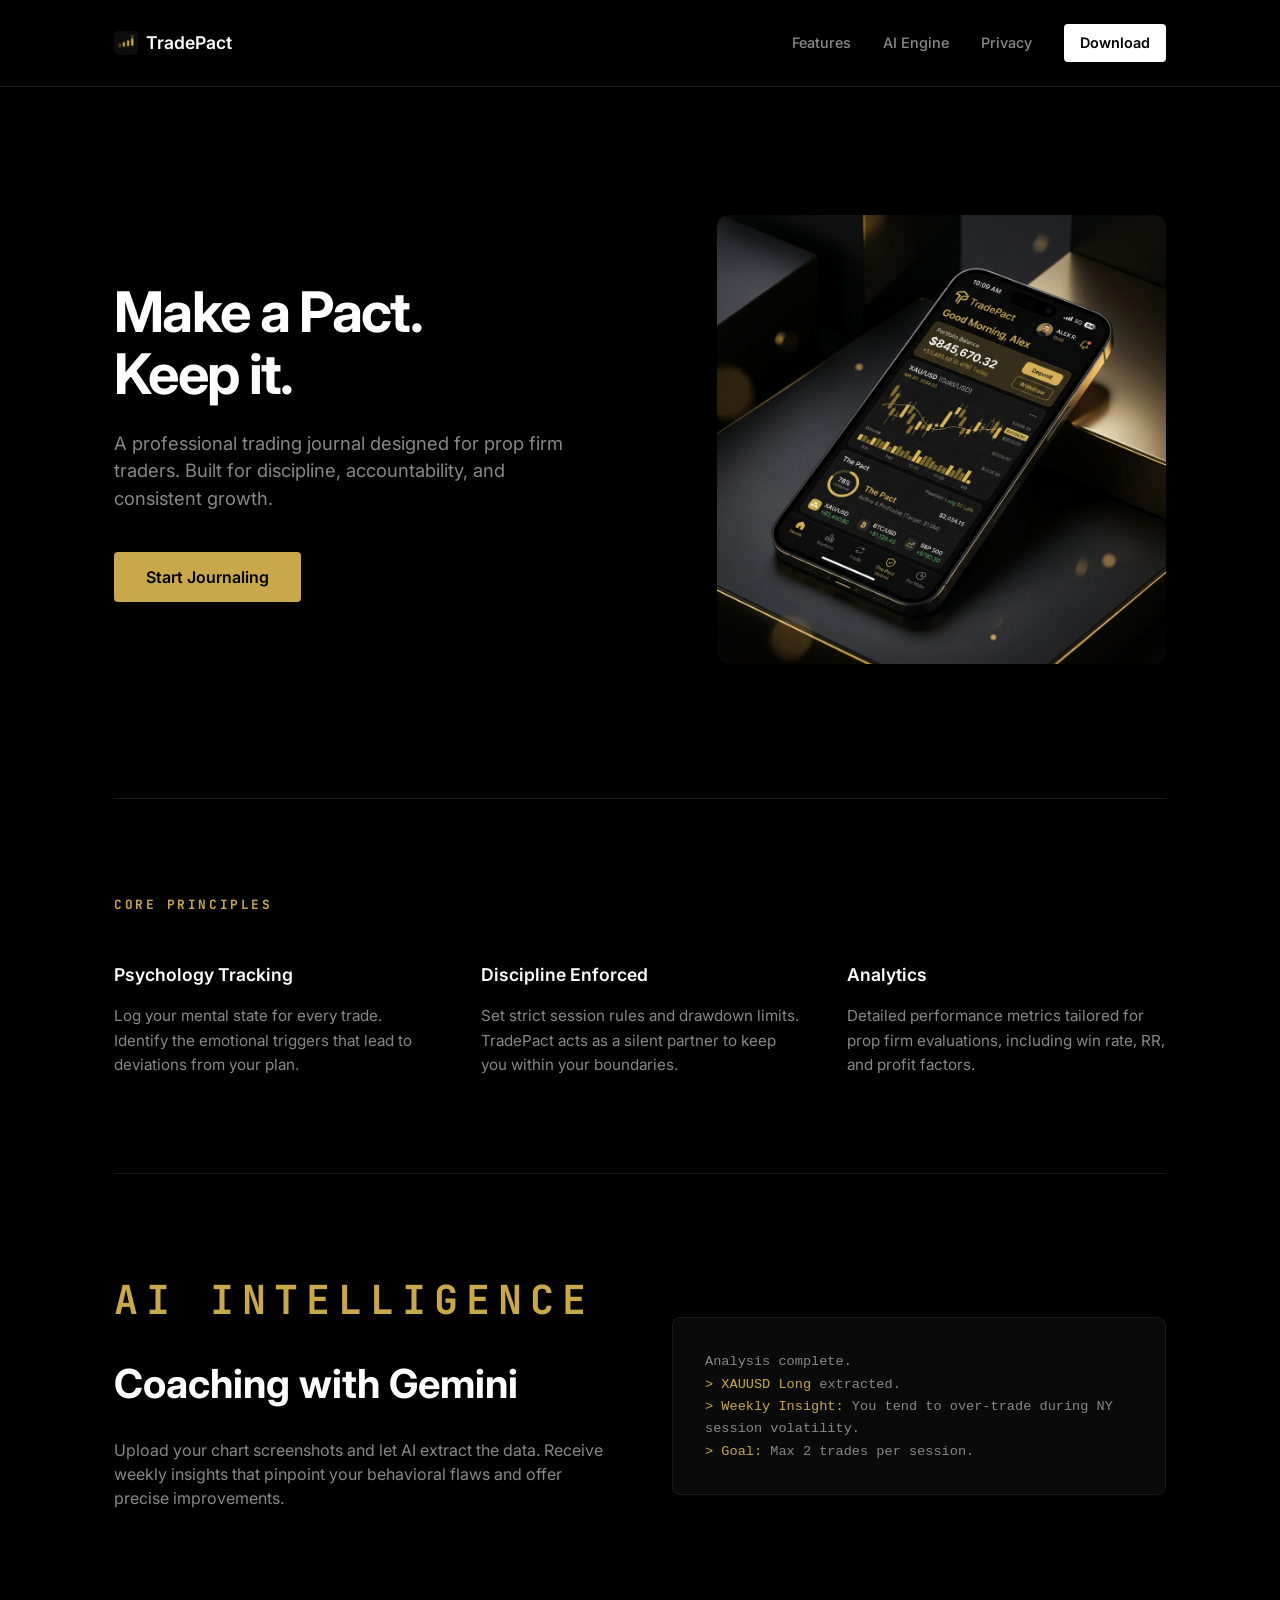
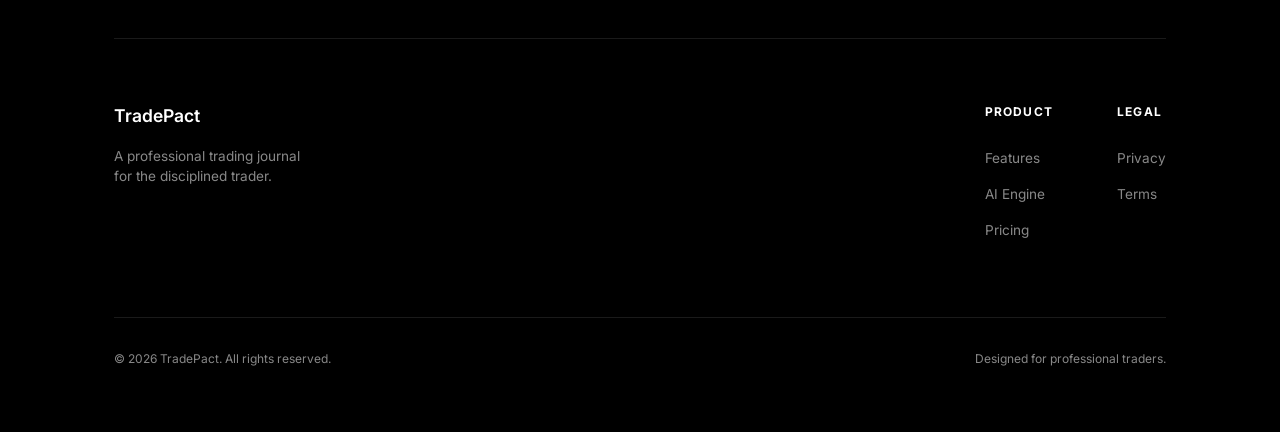
<file: website/index.html>
<!DOCTYPE html>
<html lang="en">

<head>
    <meta charset="UTF-8">
    <meta name="viewport" content="width=device-width, initial-scale=1.0">
    <title>TradePact — Trading Journal for Prop Traders</title>
    <meta name="description" content="A professional trading journal for discipline and consistency.">
    <link rel="stylesheet" href="style.css">
    <link href="https://fonts.googleapis.com/css2?family=Inter:wght@400;500;600;700&family=JetBrains+Mono&display=swap"
        rel="stylesheet">
</head>

<body>
    <nav>
        <div class="container">
            <a href="index.html" class="logo">
                <img src="assets/images/logo.png" alt="TradePact">
                TradePact
            </a>
            <div class="nav-links">
                <a href="#features" class="nav-link">Features</a>
                <a href="#ai" class="nav-link">AI Engine</a>
                <a href="privacy.html" class="nav-link">Privacy</a>
                <a href="#" class="nav-cta">Download</a>
            </div>
        </div>
    </nav>

    <div class="container">
        <section class="hero">
            <div class="hero-content">
                <h1>Make a Pact.<br>Keep it.</h1>
                <p>A professional trading journal designed for prop firm traders. Built for discipline, accountability,
                    and consistent growth.</p>
                <a href="#" class="cta-button">Start Journaling</a>
            </div>
            <div class="hero-image">
                <img src="assets/images/hero.png" alt="TradePact Mobile App">
            </div>
        </section>

        <section id="features" class="section">
            <h2 class="section-title">Core Principles</h2>
            <div class="features-grid">
                <div class="feature-item">
                    <h3>Psychology Tracking</h3>
                    <p>Log your mental state for every trade. Identify the emotional triggers that lead to deviations
                        from your plan.</p>
                </div>
                <div class="feature-item">
                    <h3>Discipline Enforced</h3>
                    <p>Set strict session rules and drawdown limits. TradePact acts as a silent partner to keep you
                        within your boundaries.</p>
                </div>
                <div class="feature-item">
                    <h3>Analytics</h3>
                    <p>Detailed performance metrics tailored for prop firm evaluations, including win rate, RR, and
                        profit factors.</p>
                </div>
            </div>
        </section>

        <section id="ai" class="section">
            <div class="ai-block">
                <div class="ai-info">
                    <h2 class="section-title" style="margin-bottom: 1.5rem;">AI Intelligence</h2>
                    <h2>Coaching with Gemini</h2>
                    <p>Upload your chart screenshots and let AI extract the data. Receive weekly insights that pinpoint
                        your behavioral flaws and offer precise improvements.</p>
                </div>
                <div class="ai-preview">
                    <code>
                        Analysis complete.<br>
                        <span>> XAUUSD Long</span> extracted.<br>
                        <span>> Weekly Insight:</span> You tend to over-trade during NY session volatility.<br>
                        <span>> Goal:</span> Max 2 trades per session.
                    </code>
                </div>
            </div>
        </section>

        <footer>
            <div class="footer-content">
                <div class="footer-brand">
                    <a href="index.html" class="logo">TradePact</a>
                    <p>A professional trading journal for the disciplined trader.</p>
                </div>
                <div class="footer-nav">
                    <div class="footer-group">
                        <h4>Product</h4>
                        <ul>
                            <li><a href="#features">Features</a></li>
                            <li><a href="#ai">AI Engine</a></li>
                            <li><a href="#">Pricing</a></li>
                        </ul>
                    </div>
                    <div class="footer-group">
                        <h4>Legal</h4>
                        <ul>
                            <li><a href="privacy.html">Privacy</a></li>
                            <li><a href="#">Terms</a></li>
                        </ul>
                    </div>
                </div>
            </div>
            <div class="footer-bottom">
                <p>&copy; 2026 TradePact. All rights reserved.</p>
                <p>Designed for professional traders.</p>
            </div>
        </footer>
    </div>
</body>

</html>
</file>
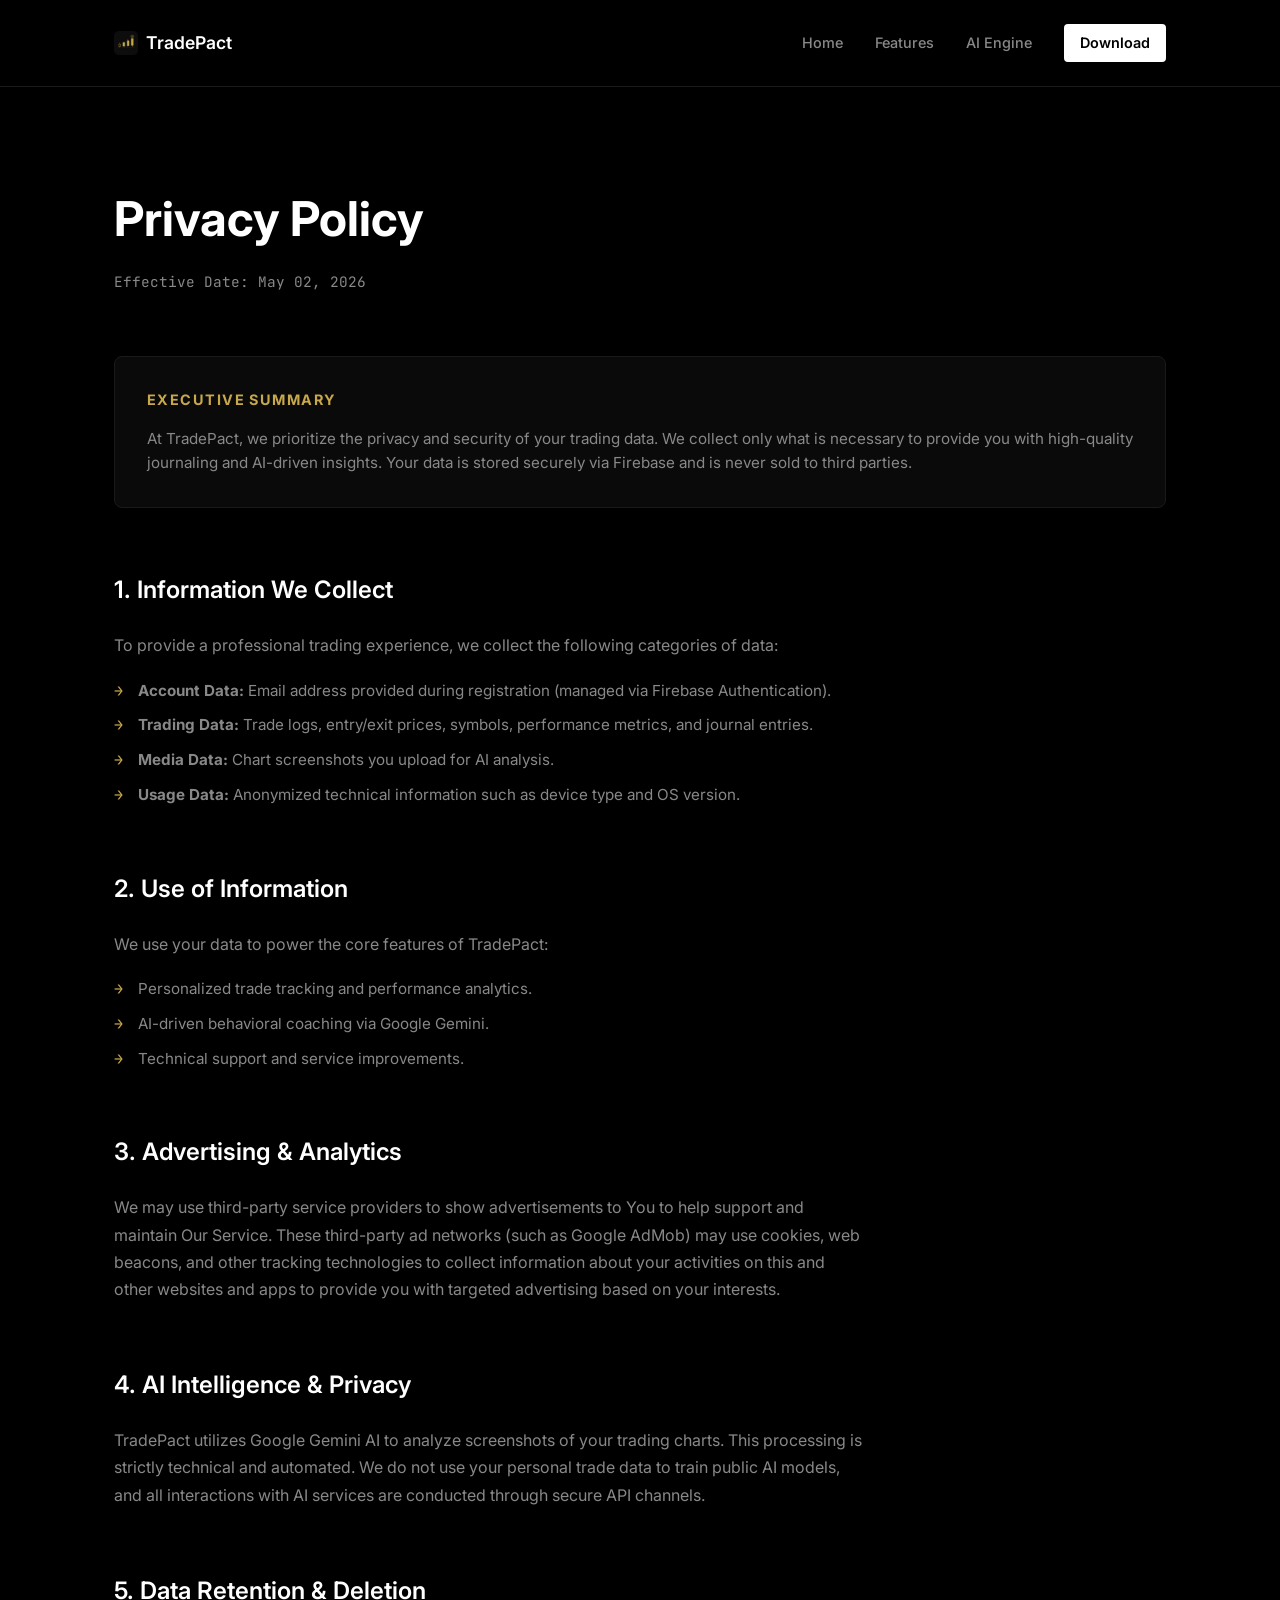
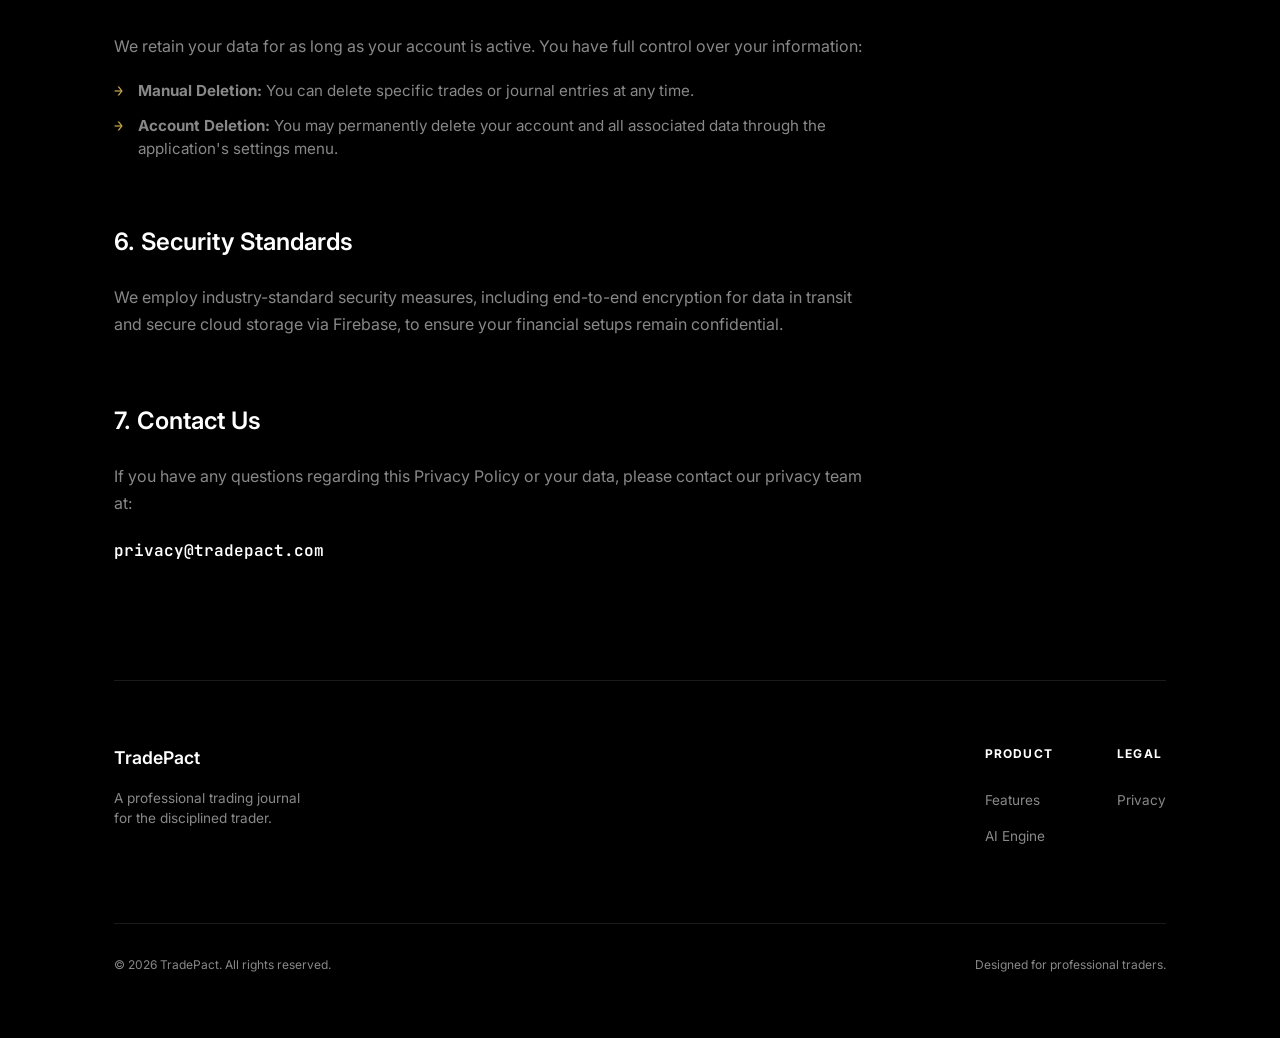
<file: website/privacy.html>
<!DOCTYPE html>
<html lang="en">
<head>
    <meta charset="UTF-8">
    <meta name="viewport" content="width=device-width, initial-scale=1.0">
    <title>Privacy Policy — TradePact</title>
    <link rel="stylesheet" href="style.css">
    <link href="https://fonts.googleapis.com/css2?family=Inter:wght@400;500;600;700&family=JetBrains+Mono&display=swap" rel="stylesheet">
</head>
<body>
    <nav>
        <div class="container">
            <a href="index.html" class="logo">
                <img src="assets/images/logo.png" alt="TradePact">
                TradePact
            </a>
            <div class="nav-links">
                <a href="index.html" class="nav-link">Home</a>
                <a href="index.html#features" class="nav-link">Features</a>
                <a href="index.html#ai" class="nav-link">AI Engine</a>
                <a href="#" class="nav-cta">Download</a>
            </div>
        </div>
    </nav>

    <div class="container">
        <section class="section" style="border: none; padding-top: 6rem;">
            <div class="policy-header">
                <h1>Privacy Policy</h1>
                <p class="policy-meta">Effective Date: May 02, 2026</p>
            </div>

            <div class="summary-box">
                <h3>Executive Summary</h3>
                <p>At TradePact, we prioritize the privacy and security of your trading data. We collect only what is necessary to provide you with high-quality journaling and AI-driven insights. Your data is stored securely via Firebase and is never sold to third parties.</p>
            </div>

            <div class="policy-content">
                <div class="policy-section">
                    <h2>1. Information We Collect</h2>
                    <p>To provide a professional trading experience, we collect the following categories of data:</p>
                    <ul class="legal-list">
                        <li><strong>Account Data:</strong> Email address provided during registration (managed via Firebase Authentication).</li>
                        <li><strong>Trading Data:</strong> Trade logs, entry/exit prices, symbols, performance metrics, and journal entries.</li>
                        <li><strong>Media Data:</strong> Chart screenshots you upload for AI analysis.</li>
                        <li><strong>Usage Data:</strong> Anonymized technical information such as device type and OS version.</li>
                    </ul>
                </div>

                <div class="policy-section">
                    <h2>2. Use of Information</h2>
                    <p>We use your data to power the core features of TradePact:</p>
                    <ul class="legal-list">
                        <li>Personalized trade tracking and performance analytics.</li>
                        <li>AI-driven behavioral coaching via Google Gemini.</li>
                        <li>Technical support and service improvements.</li>
                    </ul>
                </div>

                <div class="policy-section">
                    <h2>3. Advertising & Analytics</h2>
                    <p>We may use third-party service providers to show advertisements to You to help support and maintain Our Service. These third-party ad networks (such as Google AdMob) may use cookies, web beacons, and other tracking technologies to collect information about your activities on this and other websites and apps to provide you with targeted advertising based on your interests.</p>
                </div>

                <div class="policy-section">
                    <h2>4. AI Intelligence & Privacy</h2>
                    <p>TradePact utilizes Google Gemini AI to analyze screenshots of your trading charts. This processing is strictly technical and automated. We do not use your personal trade data to train public AI models, and all interactions with AI services are conducted through secure API channels.</p>
                </div>

                <div class="policy-section">
                    <h2>5. Data Retention & Deletion</h2>
                    <p>We retain your data for as long as your account is active. You have full control over your information:</p>
                    <ul class="legal-list">
                        <li><strong>Manual Deletion:</strong> You can delete specific trades or journal entries at any time.</li>
                        <li><strong>Account Deletion:</strong> You may permanently delete your account and all associated data through the application's settings menu.</li>
                    </ul>
                </div>

                <div class="policy-section">
                    <h2>6. Security Standards</h2>
                    <p>We employ industry-standard security measures, including end-to-end encryption for data in transit and secure cloud storage via Firebase, to ensure your financial setups remain confidential.</p>
                </div>

                <div class="policy-section" style="margin-bottom: 0;">
                    <h2>7. Contact Us</h2>
                    <p>If you have any questions regarding this Privacy Policy or your data, please contact our privacy team at:</p>
                    <p style="color: var(--text-primary); font-family: var(--font-mono); font-weight: 600;">privacy@tradepact.com</p>
                </div>
            </div>
        </section>

        <footer>
            <div class="footer-content">
                <div class="footer-brand">
                    <a href="index.html" class="logo">TradePact</a>
                    <p>A professional trading journal for the disciplined trader.</p>
                </div>
                <div class="footer-nav">
                    <div class="footer-group">
                        <h4>Product</h4>
                        <ul>
                            <li><a href="index.html#features">Features</a></li>
                            <li><a href="index.html#ai">AI Engine</a></li>
                        </ul>
                    </div>
                    <div class="footer-group">
                        <h4>Legal</h4>
                        <ul>
                            <li><a href="privacy.html">Privacy</a></li>
                        </ul>
                    </div>
                </div>
            </div>
            <div class="footer-bottom">
                <p>&copy; 2026 TradePact. All rights reserved.</p>
                <p>Designed for professional traders.</p>
            </div>
        </footer>
    </div>
</body>
</html>
</file>
<file: website/style.css>
:root {
    --bg-color: #000000;
    --text-primary: #ffffff;
    --text-secondary: #888888;
    --accent-color: #C9A84C;
    --border-color: #1a1a1a;
    --surface-color: #0a0a0a;
    --font-main: 'Inter', system-ui, -apple-system, sans-serif;
    --font-mono: 'JetBrains Mono', monospace;
    --transition: all 0.2s ease;
}

* {
    margin: 0;
    padding: 0;
    box-sizing: border-box;
}

body {
    background-color: var(--bg-color);
    color: var(--text-primary);
    font-family: var(--font-main);
    line-height: 1.5;
    -webkit-font-smoothing: antialiased;
}

.container {
    max-width: 1100px;
    margin: 0 auto;
    padding: 0 1.5rem;
}

/* --- Navbar --- */
nav {
    padding: 1.5rem 0;
    border-bottom: 1px solid var(--border-color);
}

nav .container {
    display: flex;
    justify-content: space-between;
    align-items: center;
}

.logo {
    display: flex;
    align-items: center;
    gap: 0.5rem;
    font-weight: 600;
    font-size: 1.1rem;
    text-decoration: none;
    color: var(--text-primary);
}

.logo img {
    height: 24px;
}

.nav-links {
    display: flex;
    gap: 2rem;
    align-items: center;
}

.nav-link {
    text-decoration: none;
    color: var(--text-secondary);
    font-size: 0.9rem;
    font-weight: 500;
    transition: var(--transition);
}

.nav-link:hover {
    color: var(--text-primary);
}

.nav-cta {
    text-decoration: none;
    color: var(--bg-color);
    background: var(--text-primary);
    padding: 0.5rem 1rem;
    border-radius: 4px;
    font-size: 0.9rem;
    font-weight: 600;
    transition: var(--transition);
}

.nav-cta:hover {
    background: #e5e5e5;
}

/* --- Hero --- */
.hero {
    padding: 8rem 0;
    display: grid;
    grid-template-columns: 1.2fr 1fr;
    gap: 4rem;
    align-items: center;
}

.hero-content h1 {
    font-size: 3.5rem;
    font-weight: 700;
    letter-spacing: -0.03em;
    line-height: 1.1;
    margin-bottom: 1.5rem;
}

.hero-content p {
    color: var(--text-secondary);
    font-size: 1.15rem;
    margin-bottom: 2.5rem;
    max-width: 480px;
}

.cta-button {
    text-decoration: none;
    color: var(--bg-color);
    background: var(--accent-color);
    padding: 0.8rem 2rem;
    border-radius: 4px;
    font-weight: 600;
    display: inline-block;
    transition: var(--transition);
}

.cta-button:hover {
    filter: brightness(1.1);
}

.hero-image img {
    width: 100%;
    border-radius: 12px;
}

/* --- Features --- */
.section {
    padding: 6rem 0;
    border-top: 1px solid var(--border-color);
}

.section-title {
    font-size: 0.8rem;
    text-transform: uppercase;
    letter-spacing: 0.2em;
    color: var(--accent-color);
    margin-bottom: 3rem;
    font-family: var(--font-mono);
}

.features-grid {
    display: grid;
    grid-template-columns: repeat(3, 1fr);
    gap: 3rem;
}

.feature-item h3 {
    font-size: 1.1rem;
    margin-bottom: 1rem;
    font-weight: 600;
}

.feature-item p {
    color: var(--text-secondary);
    font-size: 0.95rem;
    line-height: 1.6;
}

/* --- AI Section --- */
.ai-block {
    display: grid;
    grid-template-columns: 1fr 1fr;
    gap: 4rem;
    align-items: center;
}

.ai-block h2 {
    font-size: 2.5rem;
    margin-bottom: 1.5rem;
}

.ai-block p {
    color: var(--text-secondary);
    margin-bottom: 2rem;
}

.ai-preview {
    background: var(--surface-color);
    padding: 2rem;
    border: 1px solid var(--border-color);
    border-radius: 8px;
    font-family: var(--font-mono);
    font-size: 0.85rem;
    color: var(--text-secondary);
}

.ai-preview span {
    color: var(--accent-color);
}

/* --- Legal/Policy Pages --- */
.policy-header {
    margin-bottom: 4rem;
}

.policy-header h1 {
    font-size: 3rem;
    font-weight: 700;
    margin-bottom: 1rem;
}

.policy-meta {
    color: var(--text-secondary);
    font-size: 0.9rem;
    font-family: var(--font-mono);
}

.summary-box {
    background: var(--surface-color);
    border: 1px solid var(--border-color);
    padding: 2rem;
    border-radius: 8px;
    margin-bottom: 4rem;
}

.summary-box h3 {
    font-size: 0.9rem;
    text-transform: uppercase;
    letter-spacing: 0.1em;
    margin-bottom: 1rem;
    color: var(--accent-color);
}

.summary-box p {
    font-size: 0.95rem;
    color: var(--text-secondary);
    line-height: 1.6;
}

.policy-content {
    max-width: 750px;
}

.policy-section {
    margin-bottom: 4rem;
}

.policy-section h2 {
    font-size: 1.5rem;
    font-weight: 600;
    margin-bottom: 1.5rem;
    color: var(--text-primary);
}

.policy-section p {
    color: var(--text-secondary);
    font-size: 1rem;
    line-height: 1.7;
    margin-bottom: 1.25rem;
}

.legal-list {
    list-style: none;
    margin-bottom: 1.5rem;
}

.legal-list li {
    position: relative;
    padding-left: 1.5rem;
    margin-bottom: 0.75rem;
    color: var(--text-secondary);
    font-size: 0.95rem;
}

.legal-list li::before {
    content: '→';
    position: absolute;
    left: 0;
    color: var(--accent-color);
    font-family: var(--font-mono);
}

/* --- Footer --- */
footer {
    padding: 4rem 0;
    border-top: 1px solid var(--border-color);
}

.footer-content {
    display: flex;
    justify-content: space-between;
    align-items: flex-start;
}

.footer-brand p {
    font-size: 0.85rem;
    color: var(--text-secondary);
    margin-top: 1rem;
    max-width: 200px;
}

.footer-nav {
    display: flex;
    gap: 4rem;
}

.footer-group h4 {
    font-size: 0.75rem;
    text-transform: uppercase;
    letter-spacing: 0.1em;
    margin-bottom: 1.5rem;
    color: var(--text-primary);
}

.footer-group ul {
    list-style: none;
}

.footer-group li {
    margin-bottom: 0.75rem;
}

.footer-group a {
    text-decoration: none;
    color: var(--text-secondary);
    font-size: 0.85rem;
    transition: var(--transition);
}

.footer-group a:hover {
    color: var(--text-primary);
}

.footer-bottom {
    margin-top: 4rem;
    padding-top: 2rem;
    border-top: 1px solid var(--border-color);
    display: flex;
    justify-content: space-between;
    font-size: 0.75rem;
    color: var(--text-secondary);
}

@media (max-width: 900px) {
    .hero, .features-grid, .ai-block, .footer-content {
        grid-template-columns: 1fr;
        gap: 3rem;
    }
    .hero {
        text-align: center;
        padding: 4rem 0;
    }
    .hero-content p {
        margin-left: auto;
        margin-right: auto;
    }
    .footer-nav {
        flex-direction: column;
        gap: 2rem;
    }
}
</file>
